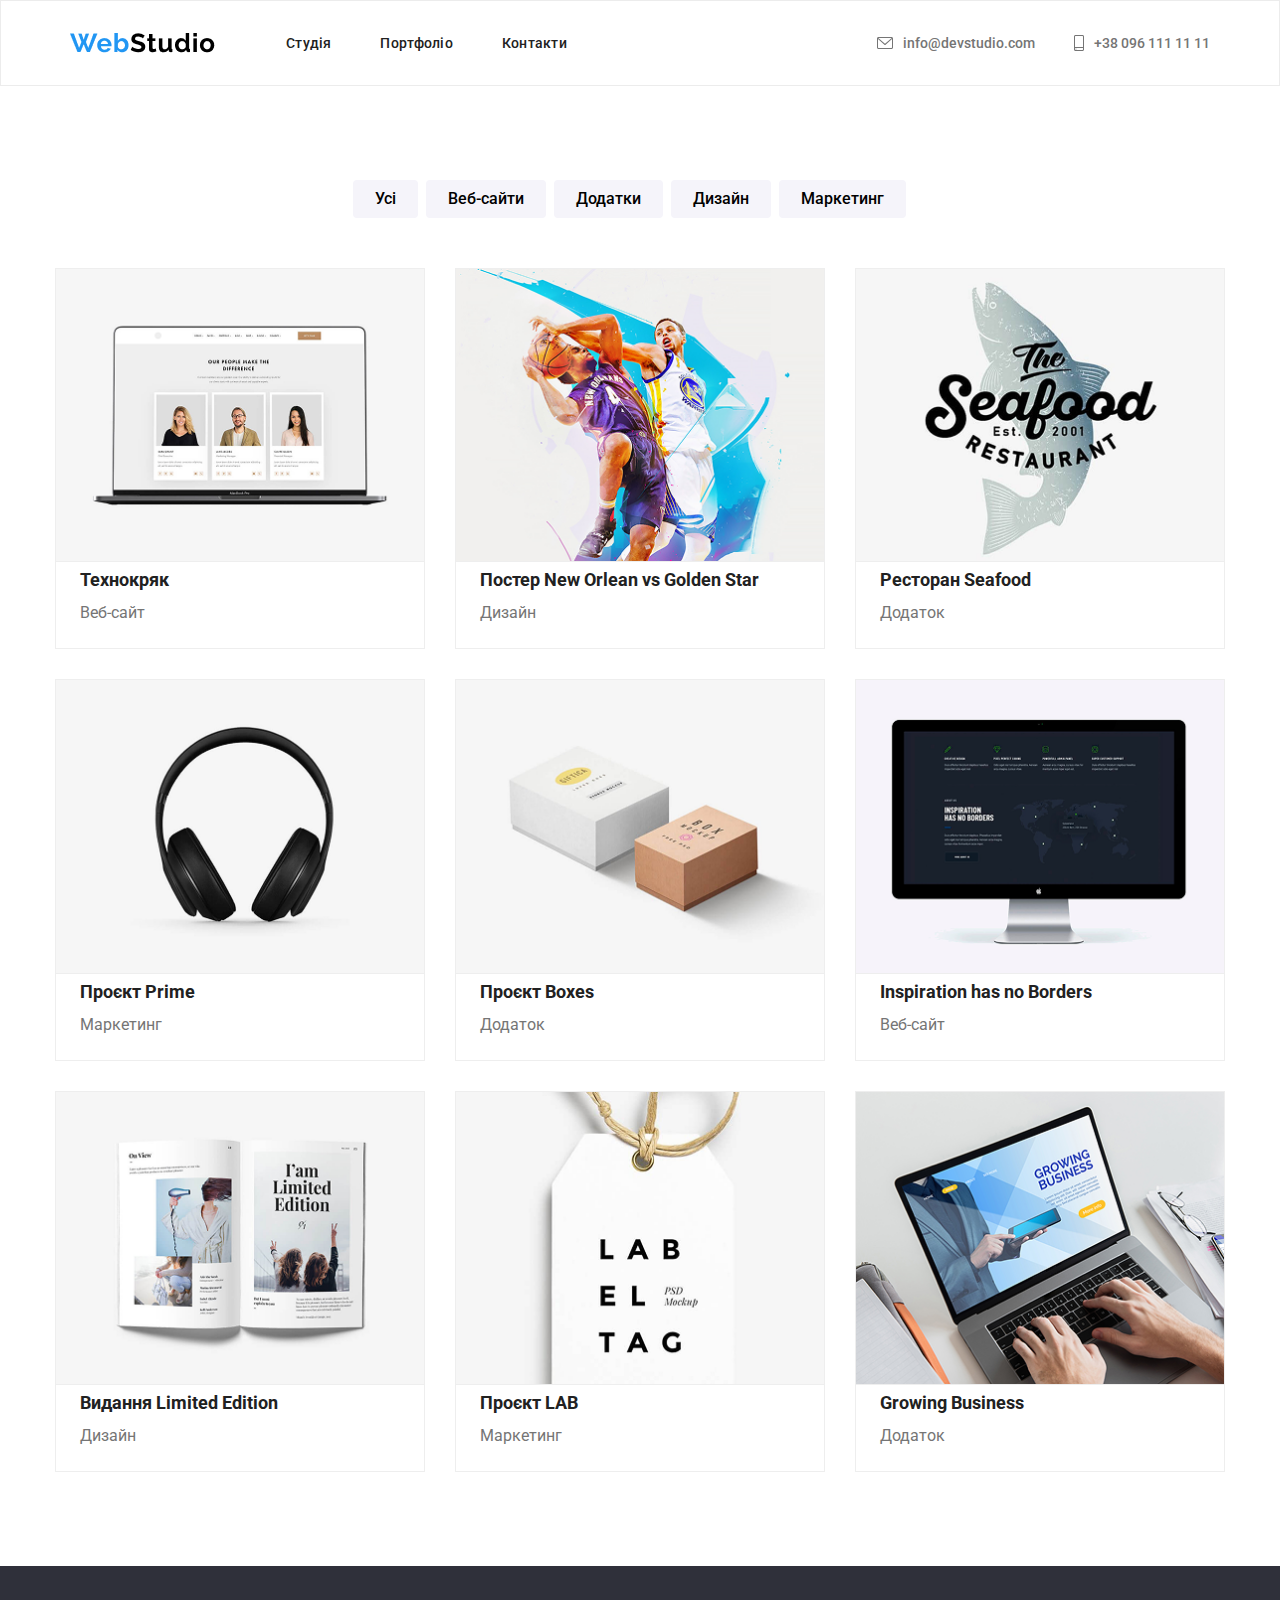
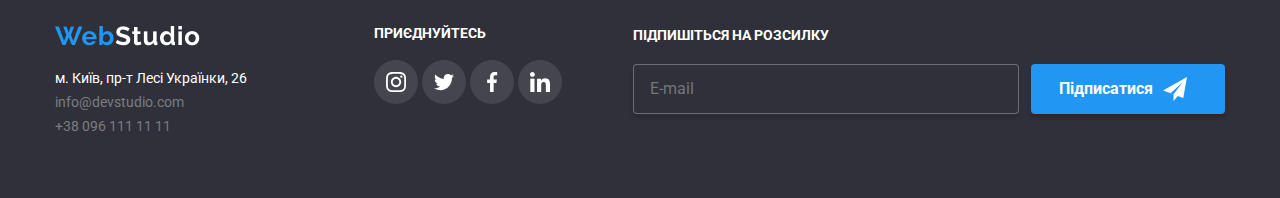
<file: portfolio.html>
<!DOCTYPE html>
<html lang="en">

<head>
    <meta charset="UTF-8">
    <meta name="viewport" content="width=device-width, initial-scale=1.0">
    <title>Portfolio</title>
    <link rel="stylesheet" href="./style.css">
</head>

<body>
    <header class="header">
        <div class="header_page">
            <img class="header_page--img" src="./img_index/WebStudio.png" alt="" />
            <div class="header_page--container">
                <nav class="header_page--container--nav">
                    <a class="header_page--container--nav--link" href="./index.html">Студія</a>
                    <a class="header_page--container--nav--link" href="./portfolio.html">Портфоліо</a>
                    <a class="header_page--container--nav--link" href="#">Контакти</a>
                </nav>
            </div>
            <div class="header_page--content">
                <div class="header_page--content--wrap">
                    <svg class="header_page--content--wrap--svg" width="16" height="12" viewBox="0 0 16 12" fill="none"
                        xmlns="http://www.w3.org/2000/svg">
                        <path class="header_page--content--wrap--svg--path"
                            d="M14.5 0H1.50001C0.672854 0 0 0.672853 0 1.50001V10.5C0 11.3271 0.672854 12 1.50001 12H14.5C15.3271 12 16 11.3271 16 10.5V1.50001C16 0.672853 15.3271 0 14.5 0ZM14.5 0.999994C14.5679 0.999994 14.6325 1.01409 14.6916 1.0387L8 6.83838L1.30833 1.0387C1.36742 1.01412 1.43204 0.999994 1.49998 0.999994H14.5ZM14.5 11H1.50001C1.22414 11 0.999996 10.7759 0.999996 10.5V2.09521L7.67236 7.87792C7.76661 7.95944 7.8833 7.99999 8 7.99999C8.1167 7.99999 8.23339 7.95948 8.32764 7.87792L15 2.09521V10.5C15 10.7759 14.7759 11 14.5 11Z"
                            fill="#757575" />
                    </svg>
                    <a class="header_page--content--wrap--info" href="#">info@devstudio.com</a>
                </div>
                <div class="header_page--content--wrap">
                    <svg class="header_page--content--wrap--svg" width="10" height="16" viewBox="0 0 10 16" fill="none"
                        xmlns="http://www.w3.org/2000/svg">
                        <path class="header_page--content--wrap--svg--path"
                            d="M8.5 0H1.5C0.672848 0 0 0.672848 0 1.5V14.5C0 15.3272 0.672848 16 1.5 16H8.5C9.32715 16 10 15.3272 10 14.5V1.5C10 0.672848 9.32715 0 8.5 0ZM1.5 1H8.5C8.77588 1 9 1.22412 9 1.5V12H1V1.5C1 1.22412 1.22412 1 1.5 1ZM8.5 15H1.5C1.22412 15 1 14.7759 1 14.5V13H9V14.5C9 14.7759 8.77588 15 8.5 15Z"
                            fill="#757575" />
                        <path class="header_page--content--wrap--svg--path"
                            d="M2.35355 13.7389C2.54882 13.9213 2.54882 14.2169 2.35355 14.3992C2.15828 14.5816 1.84172 14.5816 1.64645 14.3992C1.45118 14.2169 1.45118 13.9213 1.64645 13.7389C1.84172 13.5566 2.15828 13.5566 2.35355 13.7389Z"
                            fill="#757575" />
                    </svg>
                    <a class="header_page--content--wrap--info" href="#">+38 096 111 11 11</a>
                </div>
            </div>
            <button class="header_page--menu" type="button" aria-label="Открыть меню" aria-expanded="false">
                <img src="./img_index/menu-burger.svg" alt="">
            </button>
        </div>
    </header>
    <main>
        <section class="ourproject">
            <div class="ourproject_content">
                <button class="ourproject_content--btn">Усі</button>
                <button class="ourproject_content--btn">Веб-сайти</button>
                <button class="ourproject_content--btn">Додатки</button>
                <button class="ourproject_content--btn">Дизайн</button>
                <button class="ourproject_content--btn">Маркетинг</button>
            </div>
            <div class="ourproject_container">
                <div class="ourproject_container--card">
                    <div class="ourproject_container--card--wraper">
                        <img class="ourproject_container--card--wraper--img" src="./img_portfolio/img11.png" alt="">
                        <div class="ourproject_container--card--wraper--overlay">
                            <p>
                                Ресурс пропонує комплексні пропозиції з різним рівнем функціоналу та сервісів.
                                Все це дозволить відвідувачу отримати вичерпні відомості про компанію чи приватну особу.
                            </p>
                        </div>
                    </div>

                    <h4 class="ourproject_container--card--title">Технокряк</h4>
                    <p class="ourproject_container--card--text">Веб-сайт</p>
                </div>
                <div class="ourproject_container--card">
                    <div class="ourproject_container--card--wraper">
                        <img class="ourproject_container--card--wraper--img" src="./img_portfolio/img.png" alt="">
                        <div class="ourproject_container--card--wraper--overlay">
                            <p>
                                Ресурс пропонує комплексні пропозиції з різним рівнем функціоналу та сервісів.
                                Все це дозволить відвідувачу отримати вичерпні відомості про компанію чи приватну особу.
                            </p>
                        </div>
                    </div>
                    <h4 class="ourproject_container--card--title">Постер New Orlean vs Golden Star</h4>
                    <p class="ourproject_container--card--text">Дизайн</p>
                </div>
                <div class="ourproject_container--card">
                    <div class="ourproject_container--card--wraper">
                        <img class="ourproject_container--card--wraper--img" src="./img_portfolio/img (1).png" alt="">
                        <div class="ourproject_container--card--wraper--overlay">
                            <p>
                                Ресурс пропонує комплексні пропозиції з різним рівнем функціоналу та сервісів.
                                Все це дозволить відвідувачу отримати вичерпні відомості про компанію чи приватну особу.
                            </p>
                        </div>
                    </div>
                    <h4 class="ourproject_container--card--title">Ресторан Seafood</h4>
                    <p class="ourproject_container--card--text">Додаток</p>
                </div>
                <div class="ourproject_container--card">
                    <div class="ourproject_container--card--wraper">
                        <img class="ourproject_container--card--wraper--img" src="./img_portfolio/img (2).png" alt="">
                        <div class="ourproject_container--card--wraper--overlay">
                            <p>
                                Ресурс пропонує комплексні пропозиції з різним рівнем функціоналу та сервісів.
                                Все це дозволить відвідувачу отримати вичерпні відомості про компанію чи приватну особу.
                            </p>
                        </div>
                    </div>
                    <h4 class="ourproject_container--card--title">Проєкт Prime</h4>
                    <p class="ourproject_container--card--text">Маркетинг</p>
                </div>
                <div class="ourproject_container--card">
                    <div class="ourproject_container--card--wraper">
                        <img class="ourproject_container--card--wraper--img" src="./img_portfolio/img (3).png" alt="">
                        <div class="ourproject_container--card--wraper--overlay">
                            <p>
                                Ресурс пропонує комплексні пропозиції з різним рівнем функціоналу та сервісів.
                                Все це дозволить відвідувачу отримати вичерпні відомості про компанію чи приватну особу.
                            </p>
                        </div>
                    </div>
                    <h4 class="ourproject_container--card--title">Проєкт Boxes</h4>
                    <p class="ourproject_container--card--text">Додаток</p>
                </div>
                <div class="ourproject_container--card">
                    <div class="ourproject_container--card--wraper">
                        <img class="ourproject_container--card--wraper--img" src="./img_portfolio/img (4).png" alt="">
                        <div class="ourproject_container--card--wraper--overlay">
                            <p>
                                Ресурс пропонує комплексні пропозиції з різним рівнем функціоналу та сервісів.
                                Все це дозволить відвідувачу отримати вичерпні відомості про компанію чи приватну особу.
                            </p>
                        </div>
                    </div>
                    <h4 class="ourproject_container--card--title">Inspiration has no Borders</h4>
                    <p class="ourproject_container--card--text">Веб-сайт</p>
                </div>
                <div class="ourproject_container--card">
                    <div class="ourproject_container--card--wraper">
                        <img class="ourproject_container--card--wraper--img" src="./img_portfolio/img (5).png" alt="">
                        <div class="ourproject_container--card--wraper--overlay">
                            <p>
                                Ресурс пропонує комплексні пропозиції з різним рівнем функціоналу та сервісів.
                                Все це дозволить відвідувачу отримати вичерпні відомості про компанію чи приватну особу.
                            </p>
                        </div>
                    </div>
                    <h4 class="ourproject_container--card--title">Видання Limited Edition</h4>
                    <p class="ourproject_container--card--text">Дизайн</p>
                </div>
                <div class="ourproject_container--card">
                    <div class="ourproject_container--card--wraper">
                        <img class="ourproject_container--card--wraper--img" src="./img_portfolio/img (6).png" alt="">
                        <div class="ourproject_container--card--wraper--overlay">
                            <p>
                                Ресурс пропонує комплексні пропозиції з різним рівнем функціоналу та сервісів.
                                Все це дозволить відвідувачу отримати вичерпні відомості про компанію чи приватну особу.
                            </p>
                        </div>
                    </div>
                    <h4 class="ourproject_container--card--title">Проєкт LAB</h4>
                    <p class="ourproject_container--card--text">Маркетинг</p>
                </div>
                <div class="ourproject_container--card">
                    <div class="ourproject_container--card--wraper">
                        <img class="ourproject_container--card--wraper--img" src="./img_portfolio/img (8).png" alt="">
                        <div class="ourproject_container--card--wraper--overlay">
                            <p>
                                Ресурс пропонує комплексні пропозиції з різним рівнем функціоналу та сервісів.
                                Все це дозволить відвідувачу отримати вичерпні відомості про компанію чи приватну особу.
                            </p>
                        </div>
                    </div>
                    <h4 class="ourproject_container--card--title">Growing Business</h4>
                    <p class="ourproject_container--card--text">Додаток</p>
                </div>
            </div>
        </section>
    </main>
    <footer class="footer">
        <div class="footer_page">
            <div class="footer_page--div">
                <div class="footer_page--container">
                    <img src="./img_index/WebStudio2.png" alt="" />
                    <a class="footer_page--container--info" href="">м. Київ, пр-т Лесі Українки, 26</a>
                    <a class="footer_page--container--adress" href="">info@devstudio.com</a>
                    <a class="footer_page--container--adress" href="">+38 096 111 11 11</a>
                </div>
                <div class="footer_page--content">
                    <h2 class="footer_page--container--content--title">
                        приєднуйтесь
                    </h2>
                    <div class="footer_page--container--content--wrap">
                        <svg width="44" height="44" viewBox="0 0 44 44" fill="none" xmlns="http://www.w3.org/2000/svg">
                            <path class="footer_page--container--content--wrap--svg"
                                d="M44 22C44 28.0751 41.5376 33.5751 37.5564 37.5564C33.5751 41.5376 28.0751 44 22 44C15.9249 44 10.4249 41.5376 6.44365 37.5564C2.46243 33.5751 0 28.0751 0 22C0 15.9249 2.46243 10.4249 6.44365 6.44365C10.4249 2.46243 15.9249 0 22 0C28.0751 0 33.5751 2.46243 37.5564 6.44365C41.5376 10.4249 44 15.9249 44 22Z"
                                fill="white" fill-opacity="0.1" />
                            <g clip-path="url(#clip0_11_5051)">
                                <path
                                    d="M31.9804 17.8801C31.9336 16.8174 31.7617 16.0868 31.5156 15.4537C31.2616 14.7818 30.8709 14.1801 30.359 13.68C29.8589 13.1721 29.2533 12.7774 28.5891 12.5274C27.9524 12.2813 27.2256 12.1094 26.163 12.0626C25.0924 12.0118 24.7525 12 22.0371 12C19.3217 12 18.9818 12.0118 17.9152 12.0586C16.8525 12.1055 16.1219 12.2775 15.489 12.5235C14.8169 12.7774 14.2153 13.1681 13.7152 13.68C13.2073 14.1801 12.8127 14.7857 12.5626 15.4499C12.3164 16.0868 12.1446 16.8134 12.0977 17.8761C12.0469 18.9467 12.0352 19.2866 12.0352 22.002C12.0352 24.7173 12.0469 25.0572 12.0938 26.1239C12.1406 27.1865 12.3126 27.9171 12.5588 28.5502C12.8127 29.2221 13.2073 29.8238 13.7152 30.3239C14.2153 30.8318 14.8209 31.2265 15.4851 31.4765C16.1219 31.7226 16.8486 31.8945 17.9114 31.9413C18.9779 31.9883 19.3179 31.9999 22.0333 31.9999C24.7487 31.9999 25.0885 31.9883 26.1552 31.9413C27.2179 31.8945 27.9484 31.7226 28.5813 31.4765C29.9254 30.9568 30.9881 29.8941 31.5078 28.5502C31.7538 27.9133 31.9258 27.1865 31.9727 26.1239C32.0195 25.0572 32.0313 24.7173 32.0313 22.002C32.0313 19.2866 32.0273 18.9467 31.9804 17.8801ZM30.1794 26.0457C30.1364 27.0225 29.9723 27.5499 29.8356 27.9015C29.4995 28.7728 28.808 29.4643 27.9367 29.8004C27.5851 29.9372 27.0538 30.1012 26.0809 30.1441C25.026 30.1911 24.7096 30.2027 22.0411 30.2027C19.3726 30.2027 19.0522 30.1911 18.0011 30.1441C17.0244 30.1012 16.4969 29.9372 16.1453 29.8004C15.7117 29.6402 15.317 29.3862 14.9967 29.0541C14.6646 28.7298 14.4106 28.3391 14.2504 27.9055C14.1137 27.5539 13.9496 27.0225 13.9067 26.0497C13.8597 24.9948 13.8481 24.6783 13.8481 22.0097C13.8481 19.3412 13.8597 19.0209 13.9067 17.9699C13.9496 16.9932 14.1137 16.4657 14.2504 16.1141C14.4106 15.6804 14.6646 15.2859 15.0007 14.9654C15.3248 14.6333 15.7155 14.3793 16.1493 14.2192C16.5009 14.0825 17.0323 13.9184 18.0051 13.8754C19.06 13.8285 19.3765 13.8168 22.0449 13.8168C24.7174 13.8168 25.0337 13.8285 26.0848 13.8754C27.0616 13.9184 27.589 14.0825 27.9407 14.2192C28.3742 14.3793 28.7689 14.6333 29.0893 14.9654C29.4213 15.2897 29.6753 15.6804 29.8356 16.1141C29.9723 16.4657 30.1364 16.997 30.1794 17.9699C30.2263 19.0248 30.238 19.3412 30.238 22.0097C30.238 24.6783 30.2263 24.9908 30.1794 26.0457Z"
                                    fill="white" />
                                <path
                                    d="M22.0371 16.8641C19.2007 16.8641 16.8994 19.1653 16.8994 22.0019C16.8994 24.8384 19.2007 27.1396 22.0371 27.1396C24.8737 27.1396 27.1749 24.8384 27.1749 22.0019C27.1749 19.1653 24.8737 16.8641 22.0371 16.8641ZM22.0371 25.3346C20.197 25.3346 18.7044 23.8421 18.7044 22.0019C18.7044 20.1616 20.197 18.6691 22.0371 18.6691C23.8774 18.6691 25.3698 20.1616 25.3698 22.0019C25.3698 23.8421 23.8774 25.3346 22.0371 25.3346Z"
                                    fill="white" />
                                <path
                                    d="M28.5775 16.6611C28.5775 17.3235 28.0404 17.8605 27.3779 17.8605C26.7155 17.8605 26.1785 17.3235 26.1785 16.6611C26.1785 15.9986 26.7155 15.4617 27.3779 15.4617C28.0404 15.4617 28.5775 15.9986 28.5775 16.6611Z"
                                    fill="white" />
                            </g>
                            <defs>
                                <clipPath id="clip0_11_5051">
                                    <rect width="20" height="20" fill="white" transform="translate(12 12)" />
                                </clipPath>
                            </defs>
                        </svg>
                        <svg width="44" height="44" viewBox="0 0 44 44" fill="none" xmlns="http://www.w3.org/2000/svg">
                            <path class="footer_page--container--content--wrap--svg"
                                d="M44 22C44 28.0751 41.5376 33.5751 37.5564 37.5564C33.5751 41.5376 28.0751 44 22 44C15.9249 44 10.4249 41.5376 6.44365 37.5564C2.46243 33.5751 0 28.0751 0 22C0 15.9249 2.46243 10.4249 6.44365 6.44365C10.4249 2.46243 15.9249 0 22 0C28.0751 0 33.5751 2.46243 37.5564 6.44365C41.5376 10.4249 44 15.9249 44 22Z"
                                fill="white" fill-opacity="0.1" />
                            <path
                                d="M32 15.7988C31.2563 16.125 30.4637 16.3412 29.6375 16.4462C30.4875 15.9388 31.1363 15.1412 31.4412 14.18C30.6488 14.6525 29.7738 14.9863 28.8412 15.1725C28.0887 14.3713 27.0162 13.875 25.8462 13.875C23.5763 13.875 21.7487 15.7175 21.7487 17.9763C21.7487 18.3012 21.7762 18.6137 21.8438 18.9112C18.435 18.745 15.4188 17.1113 13.3925 14.6225C13.0387 15.2363 12.8313 15.9388 12.8313 16.695C12.8313 18.115 13.5625 19.3737 14.6525 20.1025C13.9937 20.09 13.3475 19.8988 12.8 19.5975C12.8 19.61 12.8 19.6262 12.8 19.6425C12.8 21.635 14.2212 23.29 16.085 23.6712C15.7512 23.7625 15.3875 23.8062 15.01 23.8062C14.7475 23.8062 14.4825 23.7913 14.2337 23.7362C14.765 25.36 16.2725 26.5538 18.065 26.5925C16.67 27.6838 14.8988 28.3412 12.9813 28.3412C12.645 28.3412 12.3225 28.3263 12 28.285C13.8162 29.4563 15.9688 30.125 18.29 30.125C25.835 30.125 29.96 23.875 29.96 18.4575C29.96 18.2762 29.9538 18.1013 29.945 17.9275C30.7588 17.35 31.4425 16.6288 32 15.7988Z"
                                fill="white" />
                        </svg>
                        <svg width="44" height="44" viewBox="0 0 44 44" fill="none" xmlns="http://www.w3.org/2000/svg">
                            <path class="footer_page--container--content--wrap--svg"
                                d="M44 22C44 28.0751 41.5376 33.5751 37.5564 37.5564C33.5751 41.5376 28.0751 44 22 44C15.9249 44 10.4249 41.5376 6.44365 37.5564C2.46243 33.5751 0 28.0751 0 22C0 15.9249 2.46243 10.4249 6.44365 6.44365C10.4249 2.46243 15.9249 0 22 0C28.0751 0 33.5751 2.46243 37.5564 6.44365C41.5376 10.4249 44 15.9249 44 22Z"
                                fill="white" fill-opacity="0.1" />
                            <path
                                d="M25.3309 15.3208H27.1567V12.1408C26.8417 12.0975 25.7584 12 24.4967 12C21.8642 12 20.0609 13.6558 20.0609 16.6992V19.5H17.1559V23.055H20.0609V32H23.6226V23.0558H26.4101L26.8526 19.5008H23.6217V17.0517C23.6226 16.0242 23.8992 15.3208 25.3309 15.3208Z"
                                fill="white" />
                        </svg>
                        <svg width="44" height="44" viewBox="0 0 44 44" fill="none" xmlns="http://www.w3.org/2000/svg">
                            <path class="footer_page--container--content--wrap--svg"
                                d="M44 22C44 28.0751 41.5376 33.5751 37.5564 37.5564C33.5751 41.5376 28.0751 44 22 44C15.9249 44 10.4249 41.5376 6.44365 37.5564C2.46243 33.5751 0 28.0751 0 22C0 15.9249 2.46243 10.4249 6.44365 6.44365C10.4249 2.46243 15.9249 0 22 0C28.0751 0 33.5751 2.46243 37.5564 6.44365C41.5376 10.4249 44 15.9249 44 22Z"
                                fill="white" fill-opacity="0.1" />
                            <g clip-path="url(#clip0_11_5035)">
                                <path
                                    d="M31.995 32.0001V31.9993H32V24.6643C32 21.0759 31.2275 18.3118 27.0325 18.3118C25.0158 18.3118 23.6625 19.4184 23.11 20.4676H23.0517V18.6468H19.0742V31.9993H23.2158V25.3876C23.2158 23.6468 23.5458 21.9634 25.7017 21.9634C27.8258 21.9634 27.8575 23.9501 27.8575 25.4993V32.0001H31.995Z"
                                    fill="white" />
                                <path d="M12.33 18.6475H16.4767V32H12.33V18.6475Z" fill="white" />
                                <path
                                    d="M14.4017 12C13.0758 12 12 13.0758 12 14.4017C12 15.7275 13.0758 16.8258 14.4017 16.8258C15.7275 16.8258 16.8033 15.7275 16.8033 14.4017C16.8025 13.0758 15.7267 12 14.4017 12V12Z"
                                    fill="white" />
                            </g>
                            <defs>
                                <clipPath id="clip0_11_5035">
                                    <rect width="20" height="20" fill="white" transform="translate(12 12)" />
                                </clipPath>
                            </defs>
                        </svg>

                    </div>
                </div>
            </div>
            <div class="footer_page--content">
                <form class="footer_page--content--form" action="">
                    <label class="footer_page--content--form--label" for="email">Підпишіться на розсилку</label>
                    <div class="footer_page--content--form--wrap">
                        <input id="email" required class="footer_page--content--form--wrap--input" type="email"
                            placeholder="E-mail">
                        <button type="submit" class="footer_page--content--form--wrap--btn">Підписатися
                            <img class="footer_page--content--form--wrap--img" src="./img_index/icon send.svg" alt="">
                        </button>
                    </div>
                </form>
            </div>
        </div>
    </footer>

</body>

</html>
</file>
<file: style.css>
@import url("https://fonts.googleapis.com/css2?family=Raleway:ital,wght@0,100..900;1,100..900&family=Roboto:ital,wght@0,100..900;1,100..900&display=swap");
.header {
  border: 1px solid #ECECEC;
}
.header_page {
  width: 100%;
  max-width: 1170px;
  margin: 0 auto;
  display: flex;
  justify-content: space-between;
  align-items: center;
  padding: 0 15px;
  padding-top: 32px;
  padding-bottom: 4px;
}
.header_page--img {
  padding-bottom: 28px;
}
.header_page--menu {
  display: none;
  background: transparent;
  border: none;
  cursor: pointer;
}
.header_page--menu img {
  display: block;
}
.header_page--container {
  width: 100%;
  max-width: 520px;
  display: flex;
  justify-content: space-between;
}
.header_page--container--nav {
  width: 100%;
  max-width: 281px;
  display: flex;
  justify-content: space-between;
}
.header_page--container--nav--link {
  position: relative;
  display: inline-block;
  padding-bottom: 28px;
  text-decoration: none;
  font-family: Roboto;
  font-weight: 500;
  font-size: 14px;
  line-height: 100%;
  letter-spacing: 0.02em;
  color: #212121;
  transition: color 250ms cubic-bezier(0.4, 0, 0.2, 1);
}
.header_page--container--nav--link:hover {
  color: #2196F3;
}
.header_page--container--nav--link:hover::after {
  width: 100%;
}
.header_page--container--nav--link::after {
  content: "";
  margin-top: 200px;
  position: absolute;
  left: 0;
  bottom: 0;
  width: 0;
  height: 4px;
  background-color: #2196f3;
  border-radius: 2px;
  transition: width 250ms cubic-bezier(0.4, 0, 0.2, 1);
}
.header_page--content {
  width: 100%;
  max-width: 333px;
  display: flex;
  align-items: center;
  padding-bottom: 28px;
  justify-content: space-between;
}
.header_page--content--wrap {
  display: flex;
  align-items: center;
}
.header_page--content--wrap--svg {
  margin-right: 10px;
}
.header_page--content--wrap--svg--path {
  transition: fill 250ms cubic-bezier(0.4, 0, 0.2, 1);
}
.header_page--content--wrap--info {
  font-family: Roboto;
  font-weight: 500;
  font-size: 14px;
  line-height: 100%;
  letter-spacing: 2%;
  color: #757575;
  text-decoration: none;
  transition: color 250ms cubic-bezier(0.4, 0, 0.2, 1);
}
.header_page--content--wrap:hover a {
  color: #2196F3;
}
.header_page--content--wrap:hover svg path {
  fill: #2196F3;
}
.header--menu {
  position: fixed;
  top: 0;
  right: -100%;
  width: 250px;
  height: 100vh;
  background: #222;
  transition: 0.4s;
  padding-top: 80px;
}
.header--menu.active {
  right: 0;
}
.header--menu a {
  color: white;
  text-decoration: none;
  font-size: 18px;
}
.header--menu a:hover {
  text-decoration: underline;
}

.mobile-menu {
  position: fixed;
  inset: 0;
  z-index: 999;
  display: none;
}
.mobile-menu.is-open {
  display: block;
}
.mobile-menu__overlay {
  position: absolute;
  inset: 0;
  background: rgba(17, 18, 56, 0.35);
}
.mobile-menu__panel {
  position: absolute;
  top: 0;
  right: 0;
  height: 100%;
  width: 100%;
  margin: 0 auto;
  background: #ffffff;
  padding: 20px 18px;
  padding-left: 40px;
  box-shadow: -10px 0 30px rgba(0, 0, 0, 0.12);
  transform: translateX(100%);
  transition: transform 300ms ease;
}
.mobile-menu.is-open .mobile-menu__panel {
  transform: translateX(0);
}
.mobile-menu__top {
  display: flex;
  justify-content: space-between;
  position: relative;
  align-items: center;
  margin-bottom: 22px;
}
.mobile-menu__close {
  border: none;
  background: transparent;
  font-size: 22px;
  cursor: pointer;
  position: absolute;
  left: 95%;
  color: #111238;
}
.mobile-menu_nav {
  display: flex;
  flex-direction: column;
  gap: 33px;
  padding-bottom: 302px;
  padding-top: 48px;
}
.mobile-menu_nav--link {
  font-family: Roboto;
  font-weight: 500;
  font-size: 40px;
  line-height: 100%;
  letter-spacing: 2%;
  transition: color 250ms cubic-bezier(0.4, 0, 0.2, 1);
  text-decoration: none;
  color: #212121;
}
.mobile-menu_nav--link:hover {
  color: #2196F3;
}
.mobile-menu_content {
  display: flex;
  max-width: 357px;
  width: 100%;
  justify-content: space-between;
}
.mobile-menu_content--line {
  border: 1px solid rgba(33, 33, 33, 0.2);
}
.mobile-menu_content--text {
  color: #2196F3;
  font-family: Roboto;
  font-weight: 500;
  font-size: 18px;
  line-height: 22px;
  letter-spacing: 2%;
}
.mobile-menu_div {
  gap: 32px;
  display: grid;
  padding-bottom: 64px;
}
.mobile-menu_div--info {
  font-family: Roboto;
  font-weight: 500;
  font-size: 24px;
  transition: color 250ms cubic-bezier(0.4, 0, 0.2, 1);
  line-height: 100%;
  letter-spacing: 2%;
  color: #757575;
}
.mobile-menu_div--info:hover {
  color: #2196F3;
}
.mobile-menu_div--number {
  font-family: Roboto;
  font-weight: 500;
  font-size: 34px;
  transition: color 250ms cubic-bezier(0.4, 0, 0.2, 1);
  line-height: 100%;
  letter-spacing: 2%;
  color: #757575;
}
.mobile-menu_div--number:hover {
  color: #2196F3;
}
.mobile-menu__actions {
  display: flex;
  flex-direction: column;
  gap: 12px;
}
.mobile-menu__in {
  font-family: Fira Sans;
  font-weight: 400;
  font-size: 16px;
  color: #111238;
  line-height: 100%;
  letter-spacing: 0%;
  text-decoration: none;
}
.mobile-menu__register {
  background-color: #1A75E8;
  border: none;
  border-radius: 5px;
  padding: 15px 20px;
  color: #fff;
  font-size: 16px;
  cursor: pointer;
}

.solution {
  background: #2F303A;
  background-image: url(./img_index/img11.png);
  background-repeat: no-repeat;
  background-size: cover;
}
.solution_container--btn {
  font-family: Roboto;
  font-weight: 700;
  font-size: 16px;
  line-height: 30px;
  letter-spacing: 6%;
  text-align: center;
  vertical-align: middle;
  color: #FFFFFF;
  background: #2196F3;
  padding: 10px 32px;
  margin-top: 30px;
  border-radius: 4px;
  border: none;
  cursor: pointer;
}
.solution--modal {
  display: flex;
  opacity: 0;
  pointer-events: none;
  transition: opacity 250ms ease;
  position: fixed;
  inset: 0;
  background: rgba(0, 0, 0, 0.5);
  align-items: center;
  justify-content: center;
  z-index: 1;
}
.solution--modal.is-open {
  opacity: 1;
  pointer-events: auto;
}
.solution--modal_container--btn {
  font-family: Roboto;
  font-weight: 700;
  font-size: 16px;
  line-height: 30px;
  letter-spacing: 6%;
  text-align: center;
  vertical-align: middle;
  color: #FFFFFF;
  background: #2196F3;
  padding: 10px 32px;
  margin-top: 30px;
  border-radius: 4px;
  border: none;
  cursor: pointer;
}
.solution--modal--content {
  background: #fff;
  padding: 20px 30px;
  border-radius: 10px;
  text-align: center;
  position: relative;
}
.solution--modal--content--title {
  font-family: Roboto;
  font-weight: 700;
  font-size: 20px;
  color: #212121;
  line-height: 100%;
  letter-spacing: 3%;
  text-align: center;
}
.solution--modal--content--form {
  display: flex;
  flex-direction: column;
  text-align: left;
  align-items: center;
}
.solution--modal--content--form--label {
  font-family: Roboto;
  font-weight: 400;
  font-size: 14px;
  line-height: 24px;
  letter-spacing: 3%;
  color: #757575;
  margin-bottom: 4px;
  margin-top: 10px;
}
.solution--modal--content--form--wrap {
  width: 448px;
  height: 40px;
  border: 1px solid rgba(33, 33, 33, 0.2);
  display: flex;
  align-items: center;
}
.solution--modal--content--form--wrap--svg {
  margin-left: 15px;
  margin-right: 15px;
}
.solution--modal--content--form--wrap--svg--path {
  transition: fill 250ms cubic-bezier(0.4, 0, 0.2, 1);
}
.solution--modal--content--form--wrap--input {
  outline: none;
  border: none;
}
.solution--modal--content--form--btn {
  box-shadow: 0px 4px 4px 0px rgba(0, 0, 0, 0.1490196078);
  background: #2196F3;
  font-family: Roboto;
  font-weight: 700;
  font-size: 16px;
  color: #FFFFFF;
  line-height: 30px;
  letter-spacing: 6%;
  text-align: center;
  padding: 10px 52px;
  border: none;
}
.solution--modal--content--form--checkbox {
  font-family: Roboto;
  font-weight: 400px;
  font-size: 14px;
  color: #757575;
  line-height: 24px;
  letter-spacing: 3%;
  margin-top: 20px;
  margin-bottom: 30px;
}
.solution--modal--content--form--checkbox--link {
  font-family: Roboto;
  font-weight: 400;
  font-size: 14px;
  color: #2196F3;
  line-height: 24px;
  letter-spacing: 3%;
  text-decoration: underline;
  text-decoration-style: solid;
  text-decoration-thickness: 0%;
}
.solution--modal--content--form--textarea {
  width: 448px;
  height: 120px;
  padding-top: 12px;
  outline: none;
  padding-left: 16px;
  font-family: Roboto;
  font-weight: 400;
  font-size: 12px;
  color: rgba(117, 117, 117, 0.5019607843);
  line-height: 100%;
  letter-spacing: 1%;
  border: 1px solid rgba(33, 33, 33, 0.2);
}
.solution--modal--content--close {
  position: absolute;
  top: 5px;
  right: 10px;
  font-size: 22px;
  cursor: pointer;
}
.solution_container {
  max-width: 696px;
  width: 100%;
  padding-top: 200px;
  padding-bottom: 200px;
  margin: 0 auto;
  display: flex;
  flex-direction: column;
  align-content: space-between;
  align-items: center;
}
.solution_container--title {
  font-family: Roboto;
  font-weight: 900;
  font-size: 44px;
  line-height: 60px;
  letter-spacing: 6%;
  text-align: center;
  text-transform: uppercase;
  color: #FFFFFF;
}

.solution--modal--content--form--wrap:hover .solution--modal--content--form--wrap--svg--path {
  fill: #2196F3;
}

.info {
  max-width: 1170px;
  width: 100%;
  margin: 0 auto;
  padding: 0 15px;
  display: flex;
  justify-content: space-between;
}
.info_card {
  margin-top: 94px;
  margin-bottom: 94px;
  max-width: 270px;
  width: 100%;
}
.info_card--content {
  padding: 25px 100px;
  background: #F5F4FA;
  border-radius: 4px;
  margin-bottom: 30px;
}
.info_card--title {
  font-family: Roboto;
  font-weight: 700;
  font-size: 14px;
  line-height: 100%;
  letter-spacing: 3%;
  text-transform: uppercase;
  color: #212121;
}
.info_card--text {
  font-family: Roboto;
  font-weight: 400;
  font-size: 14px;
  line-height: 24px;
  letter-spacing: 3%;
  color: #757575;
  margin-top: 10px;
}

.whatWeDo {
  max-width: 1170px;
  width: 100%;
  padding: 0 15px;
  margin: 0 auto;
}
.whatWeDo_title {
  font-family: Roboto;
  font-weight: 700;
  font-size: 36px;
  line-height: 100%;
  letter-spacing: 3%;
  text-align: center;
  color: #212121;
  margin-bottom: 50px;
}
.whatWeDo_content {
  display: flex;
  justify-content: space-between;
}
.whatWeDo_content--wrap {
  position: relative;
  z-index: 0;
}
.whatWeDo_content--wrap--content {
  background: rgba(47, 48, 58, 0.8);
  position: absolute;
  top: 225px;
  width: 370px;
}
.whatWeDo_content--wrap--content--text {
  font-family: Roboto;
  padding: 27px;
  font-weight: 700;
  font-size: 14px;
  color: #FFFFFF;
  line-height: 100%;
  letter-spacing: 3%;
  text-align: center;
  text-transform: uppercase;
}

.team {
  background: #F5F4FA;
  padding: 0 15;
}
.team_content {
  max-width: 1170px;
  width: 100%;
  margin: 0 auto;
}
.team_content--title {
  padding-bottom: 50px;
  margin-top: 94px;
  padding-top: 94px;
  font-family: Roboto;
  font-weight: 700;
  font-size: 36px;
  line-height: 100%;
  letter-spacing: 3%;
  text-align: center;
}
.team_content--container {
  display: flex;
  width: 100%;
  justify-content: space-between;
}
.team_content--container--card {
  background-color: #fff;
  margin-bottom: 94px;
  border-bottom-right-radius: 4px;
  border-bottom-left-radius: 4px;
  transition: box-shadow 250ms cubic-bezier(0.4, 0, 0.2, 1);
}
.team_content--container--card--profession {
  padding-top: 10px;
  font-family: Roboto;
  font-weight: 400;
  font-size: 16px;
  line-height: 100%;
  letter-spacing: 3%;
  text-align: center;
  color: #757575;
}
.team_content--container--card--div {
  max-width: 236px;
  width: 100%;
  display: flex;
  justify-content: space-between;
  margin-top: 16px;
  padding-bottom: 30px;
  padding-left: 32px;
}
.team_content--container--card--div--svg {
  transition: fill 250ms cubic-bezier(0.4, 0, 0.2, 1);
}
.team_content--container--card--div--svg--path {
  transition: fill 250ms cubic-bezier(0.4, 0, 0.2, 1);
}
.team_content--container--card--title {
  padding-top: 30px;
  font-family: Roboto;
  font-weight: 500;
  font-size: 16px;
  line-height: 100%;
  letter-spacing: 3%;
  text-align: center;
}
.team_content--container--card--img {
  width: 270px;
  height: 260px;
}
.team_content--container--card:hover {
  box-shadow: 0px 2px 1px 0px rgba(0, 0, 0, 0.2);
  box-shadow: 0px 1px 1px 0px rgba(0, 0, 0, 0.1411764706);
  box-shadow: 0px 1px 3px 0px rgba(0, 0, 0, 0.1215686275);
}

.team_content--container--card--div :hover .team_content--container--card--div--svg--path {
  fill: #fff;
  fill-opacity: 1;
}

.team_content--container--card--div :hover .team_content--container--card--div--svg {
  fill: #2196F3;
}

.client {
  max-width: 1170px;
  width: 100%;
  margin: 0 auto;
  padding-top: 94px;
  padding-bottom: 94px;
  padding-right: 15px;
  padding-left: 15px;
}
.client_title {
  font-family: Roboto;
  font-weight: 700;
  font-size: 36px;
  color: #212121;
  line-height: 100%;
  letter-spacing: 3%;
  text-align: center;
  margin-bottom: 50px;
  align-items: center;
}
.client_page {
  display: flex;
  justify-content: space-between;
}
.client_page_svg {
  transition: fill 250ms cubic-bezier(0.4, 0, 0.2, 1);
}
.client_page_svg--rect {
  transition: stroke 250ms cubic-bezier(0.4, 0, 0.2, 1);
}

.client_page :hover rect {
  stroke: #2196F3;
}

.client_page :hover path {
  fill: #2196F3;
}

.footer {
  background: #2F303A;
}
.footer_page {
  display: flex;
  padding-top: 60px;
  padding-bottom: 60px;
  max-width: 1170px;
  margin: 0 auto;
  width: 100%;
  justify-content: space-between;
}
.footer_page--div {
  display: flex;
  justify-content: space-between;
  max-width: 507px;
  width: 100%;
}
.footer_page--content--form--label {
  font-family: Roboto;
  font-weight: 700;
  font-size: 14px;
  color: #FFFFFF;
  line-height: 100%;
  letter-spacing: 3%;
  text-transform: uppercase;
}
.footer_page--content--form--wrap {
  margin-top: 20px;
  display: flex;
  align-items: center;
}
.footer_page--content--form--wrap--btn {
  font-family: Roboto;
  font-weight: 700;
  font-size: 16px;
  color: #FFFFFF;
  background: #2196F3;
  box-shadow: 0px 4px 4px 0px rgba(0, 0, 0, 0.1490196078);
  line-height: 30px;
  letter-spacing: 6%;
  border: none;
  text-align: center;
  vertical-align: middle;
  padding: 10px;
  padding-left: 28px;
  border-radius: 4px;
  display: flex;
  align-items: center;
  gap: 10px;
}
.footer_page--content--form--wrap--img {
  padding-right: 28px;
}
.footer_page--content--form--wrap--input {
  font-family: Roboto;
  font-weight: 400;
  font-size: 16px;
  color: rgba(255, 255, 255, 0.6);
  padding: 14px 0;
  line-height: 20px;
  letter-spacing: 3%;
  background: #2F303A;
  box-shadow: 0px 4px 4px 0px rgba(0, 0, 0, 0.1490196078);
  border: 1px solid rgba(255, 255, 255, 0.3019607843);
  padding-left: 16px;
  padding-right: 165px;
  border-radius: 4px;
  outline: none;
  vertical-align: middle;
  margin-right: 12px;
}
.footer_page--container {
  display: flex;
  flex-direction: column;
  align-items: flex-start;
}
.footer_page--container--adress {
  font-family: Roboto;
  font-weight: 400;
  font-size: 14px;
  line-height: 24px;
  letter-spacing: 3%;
  color: rgba(255, 255, 255, 0.3764705882);
  text-decoration: none;
}
.footer_page--container--info {
  font-family: Roboto;
  font-weight: 400;
  font-size: 14px;
  line-height: 24px;
  letter-spacing: 3%;
  color: #FFFFFF;
  text-decoration: none;
  padding-top: 20px;
}
.footer_page--container--content--wrap {
  gap: 10px;
}
.footer_page--container--content--wrap--svg {
  transition: fill 250ms cubic-bezier(0.4, 0, 0.2, 1), fill-opacity 250ms cubic-bezier(0.4, 0, 0.2, 1);
}
.footer_page--container--content--wrap--svg:hover {
  fill: #2196F3;
  fill-opacity: 1;
}
.footer_page--container--content--title {
  font-family: Roboto;
  font-weight: 700;
  font-size: 14px;
  color: #FFFFFF;
  line-height: 100%;
  letter-spacing: 3%;
  text-transform: uppercase;
  margin-bottom: 20px;
}

.ourproject {
  max-width: 1170px;
  width: 100%;
  display: flex;
  flex-direction: column;
  align-items: center;
  margin: 0 auto;
}
.ourproject_container {
  display: flex;
  display: grid;
  grid-template-columns: repeat(3, 1fr);
  gap: 30px;
  padding-bottom: 94px;
}
.ourproject_container--card {
  position: relative;
  overflow: hidden;
  transition: transform 0.3s ease;
  background: #fff;
  cursor: pointer;
  border: 1px solid #EEEEEE;
  padding-bottom: 20px;
}
.ourproject_container--card--title {
  font-family: Roboto;
  font-weight: 700;
  font-size: 18px;
  line-height: 36px;
  letter-spacing: 6%;
  color: #212121;
  padding: 0 24px;
}
.ourproject_container--card--text {
  font-family: Roboto;
  font-weight: 400;
  font-size: 16px;
  color: #757575;
  line-height: 30px;
  letter-spacing: 3%;
  padding: 0 24px;
}
.ourproject_container--card:hover {
  box-shadow: 0 4px 10px rgba(0, 0, 0, 0.15);
  transform: translateY(-5px);
}
.ourproject_container--card:hover--wraper--img {
  background: rgba(33, 150, 243, 0.8980392157);
  overflow: visible;
}
.ourproject_container--card--wraper {
  position: relative;
  overflow: hidden;
  border-bottom: 1px solid #eee;
}
.ourproject_container--card--wraper--overlay {
  position: absolute;
  inset: 0;
  background: rgba(0, 136, 255, 0.9);
  color: #fff;
  display: flex;
  align-items: center;
  justify-content: center;
  text-align: center;
  padding: 20px;
  opacity: 0;
  transform: translateY(100%);
  transition: all 0.4s ease;
  font-size: 14px;
  line-height: 1.4;
  font-family: Roboto;
  font-weight: 400;
  font-size: 18px;
  line-height: 28px;
  text-align: left;
  letter-spacing: 3%;
}
.ourproject_container--card--wraper--img {
  width: 100%;
  display: block;
  transition: transform 0.4s ease;
}
.ourproject_content {
  max-width: 575px;
  width: 100%;
  display: flex;
  align-items: center;
  gap: 8px;
  margin-top: 94px;
  margin-bottom: 50px;
}
.ourproject_content--btn {
  background: #F5F4FA;
  border: none;
  border-radius: 4px;
  font-family: Roboto;
  font-weight: 500;
  font-size: 16px;
  line-height: 26px;
  letter-spacing: 3%;
  text-align: center;
  padding: 6px 22px;
  cursor: pointer;
}
.ourproject_content--btn:hover {
  color: #fff;
  background: #2196F3;
}

.ourproject_container--card:hover .ourproject_container--card--wraper--overlay {
  opacity: 1;
  transform: translateY(0);
}

@media (max-width: 1165px) {
  body .header_page {
    display: flex;
    align-items: center;
    justify-content: start;
  }
  body .header_page--container {
    display: flex;
    align-items: center;
  }
  body .header_page--container--nav {
    padding-left: 20px;
  }
  body .header_page--content {
    display: flex;
    flex-direction: column;
    row-gap: 10px;
    align-items: flex-start;
  }
  body .footer_page {
    display: flex;
    flex-direction: column;
    max-width: 603px;
    width: 100%;
    margin: 0 auto;
    align-items: center;
  }
  body .footer_page--container {
    display: flex;
    flex-direction: column;
    align-items: center;
  }
  body .footer_page--content {
    display: flex;
    flex-direction: column;
    align-items: center;
  }
  body .footer_page--content--form {
    display: flex;
    flex-direction: column;
    align-items: center;
  }
  body .footer_page--content--form--wrap {
    flex-direction: column;
    display: flex;
    align-items: center;
    row-gap: 20px;
  }
  body .footer_page--div {
    display: flex;
    justify-content: space-between;
    width: 100%;
    padding-bottom: 60px;
  }
  main .solution--modal--content--form--textarea {
    width: 370px;
  }
  main .solution--modal--content--form--wrap {
    width: 370px;
  }
  main .solution_container {
    background-image: url(./img_index/solution-bg2);
    max-width: 360px;
    width: 100%;
    margin: 0 auto;
  }
  main .solution_container--title {
    font-family: Roboto;
    font-weight: 900;
    font-size: 26px;
    color: #fff;
    line-height: 42px;
    letter-spacing: 6%;
    text-align: center;
    text-transform: uppercase;
  }
  main .client {
    max-width: 738px;
    width: 100%;
    margin: 0 auto;
  }
  main .client_page {
    display: grid;
    grid-template-columns: 1fr 1fr 1fr;
    gap: 30px;
  }
  main .client_page svg {
    max-width: 100%;
  }
  main .info {
    display: grid;
    grid-template-columns: 1fr 1fr;
    gap: 30px;
    padding-top: 60px;
    row-gap: 30px;
  }
  main .info_card {
    max-width: 100%;
    margin: 0;
  }
  main .info_card--content {
    display: flex;
    align-items: center;
    justify-content: center;
    background: #F5F4FA;
  }
  main .whatWeDo {
    display: none;
  }
  main .team_content {
    max-width: 738px;
    width: 100%;
    margin: 0 auto;
  }
  main .team_content--container {
    display: grid;
    grid-template-columns: 1fr 1fr;
  }
  main .team_content--container--card {
    display: flex;
    flex-direction: column;
    align-items: center;
    max-width: 354px;
  }
  main .team_content--container--card--div {
    padding-left: 0;
  }
  main .team_content--container--card--img {
    width: 354px;
    height: 354px;
  }
  main .ourproject {
    max-width: 738px;
    width: 100%;
    margin: 0 auto;
  }
  main .ourproject_container {
    display: grid;
    grid-template-columns: 1fr 1fr;
  }
}
@media (max-width: 750px) {
  main .ourproject {
    max-width: 450px;
    width: 100%;
    margin: 0 auto;
  }
  main .ourproject_content {
    display: grid;
    grid-template-columns: 1fr 1fr 1fr;
    gap: 8px;
    row-gap: 15px;
    width: 100%;
    max-width: 326px;
  }
  main .ourproject_container {
    display: grid;
    grid-template-columns: 1fr;
  }
  main .client {
    max-width: 450px;
    width: 100%;
    margin: 0 auto;
  }
  main .client_page {
    display: grid;
    grid-template-columns: 1fr 1fr;
    gap: 30px;
  }
  main .solution_container {
    background-image: url(./img_index/solution-bg3);
    background-size: cover;
    background-repeat: no-repeat;
  }
  main .solution_container--title {
    font-family: Roboto;
    font-weight: 900;
    font-size: 26px;
    color: #fff;
    line-height: 42px;
    letter-spacing: 6%;
    text-align: center;
    text-transform: uppercase;
  }
  main .info {
    display: grid;
    grid-template-columns: 1fr;
    padding-top: 60px;
    row-gap: 30px;
  }
  main .info_card {
    max-width: 100%;
    margin: 0;
  }
  main .info_card--content {
    display: flex;
    align-items: center;
    justify-content: center;
    background: #F5F4FA;
  }
  main .team_content {
    max-width: 450px;
    width: 100%;
    margin: 0 auto;
  }
  main .team_content--container {
    display: grid;
    grid-template-columns: 1fr;
  }
  main .team_content--container--card {
    display: flex;
    flex-direction: column;
    align-items: center;
    max-width: 450px;
  }
  main .team_content--container--card--img {
    width: 100%;
    max-width: 450px;
    height: auto;
  }
  body .header_page {
    display: flex;
    justify-content: space-between;
    align-items: center;
  }
  body .header_page--container {
    display: none;
  }
  body .header_page--content {
    display: none;
  }
  body .header_page--menu {
    display: block;
    padding-bottom: 28px;
  }
  body .footer_page {
    display: flex;
    flex-direction: column;
    max-width: 450px;
    width: 100%;
    margin: 0 auto;
    align-items: center;
  }
  body .footer_page--container {
    display: flex;
    flex-direction: column;
    align-items: center;
  }
  body .footer_page--content {
    display: flex;
    flex-direction: column;
    align-items: center;
  }
  body .footer_page--content--form {
    display: flex;
    flex-direction: column;
    align-items: center;
  }
  body .footer_page--content--form--wrap {
    flex-direction: column;
    display: flex;
    align-items: center;
    row-gap: 20px;
  }
  body .footer_page--div {
    display: grid;
    grid-template-columns: 1fr;
    gap: 60px;
  }
}
* {
  padding: 0;
  margin: 0;
  box-sizing: border-box;
}/*# sourceMappingURL=style.css.map */
</file>
